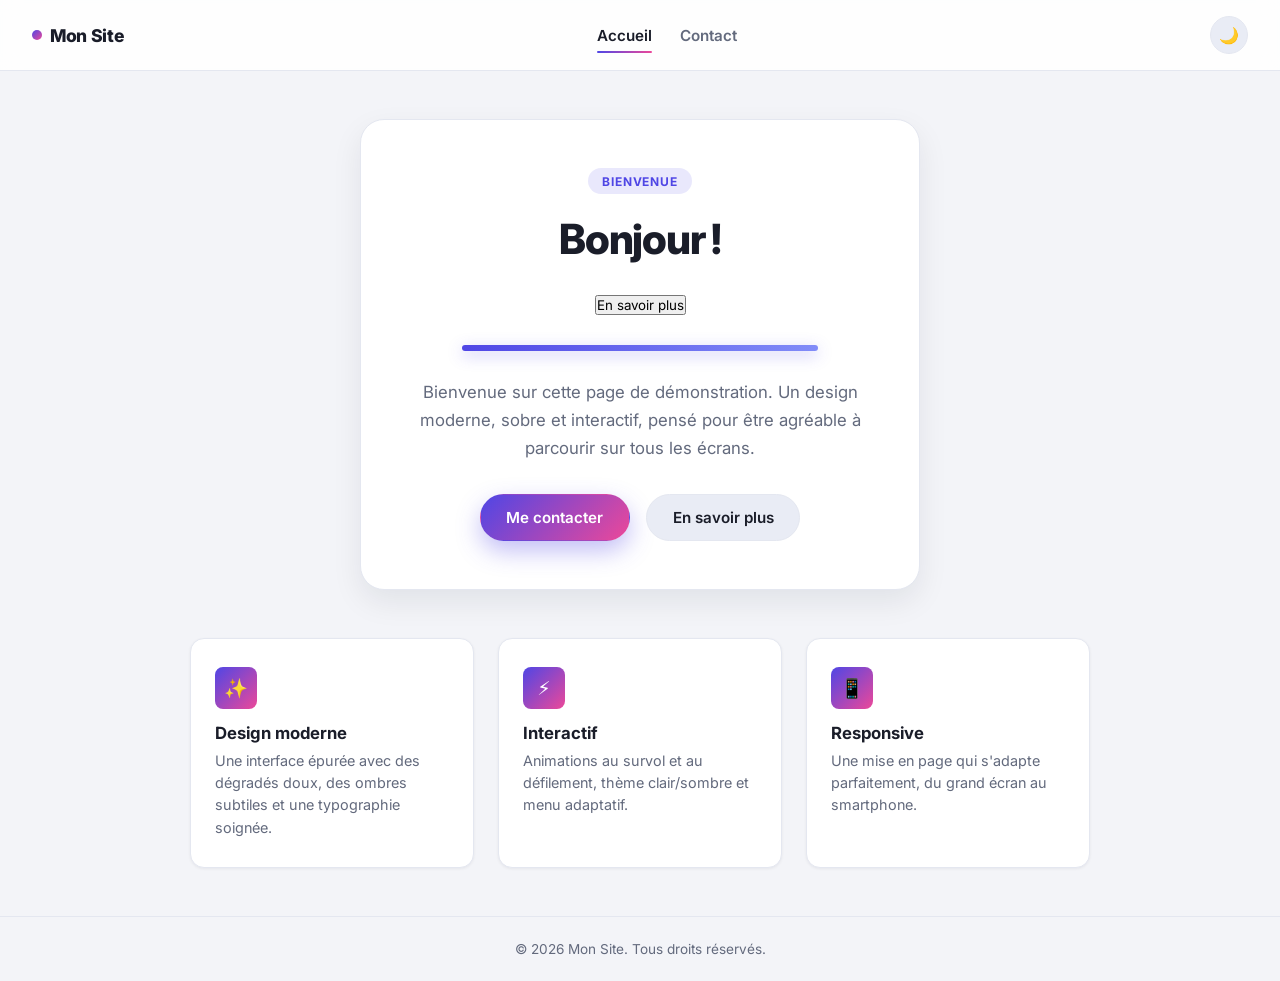
<file: index.html>
<!DOCTYPE html>
<html lang="fr">
<head>
    <meta charset="UTF-8">
    <meta name="viewport" content="width=device-width, initial-scale=1.0">
    <title>Mon Site — Accueil</title>

    <link rel="preconnect" href="https://fonts.googleapis.com">
    <link rel="preconnect" href="https://fonts.gstatic.com" crossorigin>
    <link href="https://fonts.googleapis.com/css2?family=Inter:wght@300;400;600;700;800&display=swap" rel="stylesheet">

    <link rel="stylesheet" href="css/ligne.css">
</head>
<body>

    <nav class="navbar">
        <div class="nav-brand"><span class="dot"></span> Mon Site</div>
        <div class="nav-links">
            <a href="index.html">Accueil</a>
            <a href="contact.html">Contact</a>
        </div>
        <div class="nav-actions">
            <button class="theme-toggle" aria-label="Changer de thème">🌙</button>
            <button class="nav-toggle" aria-label="Ouvrir le menu">☰</button>
        </div>
    </nav>


    <main>
        <div class="card">
            <span class="eyebrow">Bienvenue</span>
            <h1 class="greeting-title">Bonjour !</h1>
<div style="text-align: center; margin: 30px;">
    <button>En savoir plus</button>
</div>


            <div class="ligne-graphique-container">
                <div class="ligne-graphique"></div>
            </div>

            <p class="greeting-subtitle">
                Bienvenue sur cette page de démonstration. Un design moderne, sobre et interactif,
                pensé pour être agréable à parcourir sur tous les écrans.
            </p>

            <div class="cta-group">
                <a href="contact.html" class="btn btn-primary">Me contacter</a>
                <a href="#features" class="btn btn-secondary">En savoir plus</a>
            </div>
        </div>

        <div class="features" id="features">
            <div class="feature-card">
                <div class="feature-icon">✨</div>
                <h3>Design moderne</h3>
                <p>Une interface épurée avec des dégradés doux, des ombres subtiles et une typographie soignée.</p>
            </div>
            <div class="feature-card">
                <div class="feature-icon">⚡</div>
                <h3>Interactif</h3>
                <p>Animations au survol et au défilement, thème clair/sombre et menu adaptatif.</p>
            </div>
            <div class="feature-card">
                <div class="feature-icon">📱</div>
                <h3>Responsive</h3>
                <p>Une mise en page qui s'adapte parfaitement, du grand écran au smartphone.</p>
            </div>
        </div>
    </main>

    <footer>
        &copy; 2026 Mon Site. Tous droits réservés.
    </footer>

    <script src="js/main.js"></script>
</body>
</html>
</file>
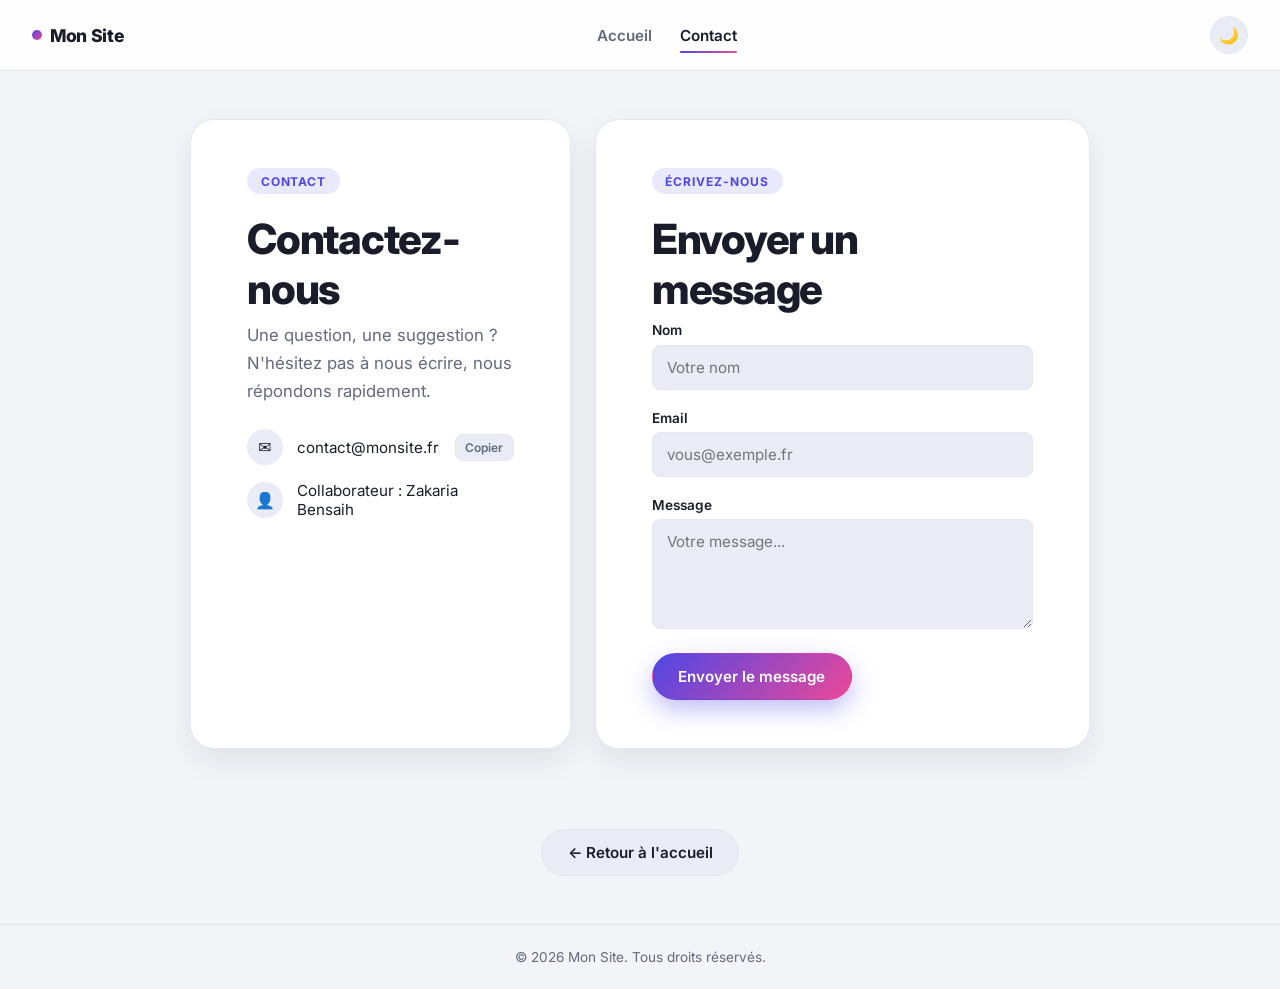
<file: contact.html>
<!DOCTYPE html>
<html lang="fr">
<head>
    <meta charset="UTF-8">
    <meta name="viewport" content="width=device-width, initial-scale=1.0">
    <title>Mon Site — Contact</title>

    <link rel="preconnect" href="https://fonts.googleapis.com">
    <link rel="preconnect" href="https://fonts.gstatic.com" crossorigin>
    <link href="https://fonts.googleapis.com/css2?family=Inter:wght@300;400;600;700;800&display=swap" rel="stylesheet">

    <link rel="stylesheet" href="css/ligne.css">
</head>
<body>

    <nav class="navbar">
        <div class="nav-brand"><span class="dot"></span> Mon Site</div>
        <div class="nav-links">
            <a href="index.html">Accueil</a>
            <a href="contact.html">Contact</a>
        </div>
        <div class="nav-actions">
            <button class="theme-toggle" aria-label="Changer de thème">🌙</button>
            <button class="nav-toggle" aria-label="Ouvrir le menu">☰</button>
        </div>
    </nav>

    <main>
        <div class="contact-grid">
            <div class="card">
                <span class="eyebrow">Contact</span>
                <h1>Contactez-nous</h1>
                <p>Une question, une suggestion ? N'hésitez pas à nous écrire, nous répondons rapidement.</p>

                <ul class="info-list">
                    <li>
                        <span class="info-icon">✉️</span>
                        <span>contact@monsite.fr</span>
                        <button class="copy-btn" data-copy="contact@monsite.fr">Copier</button>
                    </li>
                    <li>
                        <span class="info-icon">👤</span>
                        <span>Collaborateur : Zakaria Bensaih</span>
                    </li>
                </ul>
            </div>

            <div class="card">
                <span class="eyebrow">Écrivez-nous</span>
                <h1>Envoyer un message</h1>

                <form id="contact-form" novalidate>
                    <div class="form-group">
                        <label for="name">Nom</label>
                        <input type="text" id="name" name="name" placeholder="Votre nom" required>
                        <span class="error">Merci d'indiquer votre nom (2 caractères min.).</span>
                    </div>

                    <div class="form-group">
                        <label for="email">Email</label>
                        <input type="email" id="email" name="email" placeholder="vous@exemple.fr" required>
                        <span class="error">Merci de saisir une adresse email valide.</span>
                    </div>

                    <div class="form-group">
                        <label for="message">Message</label>
                        <textarea id="message" name="message" placeholder="Votre message..." required></textarea>
                        <span class="error">Votre message doit contenir au moins 10 caractères.</span>
                    </div>

                    <button type="submit" class="btn btn-primary">Envoyer le message</button>
                    <div id="form-status" class="form-status">✅ Message envoyé avec succès !</div>
                </form>
            </div>
        </div>

        <div class="cta-group">
            <a href="index.html" class="btn btn-secondary">← Retour à l'accueil</a>
        </div>
    </main>

    <footer>
        &copy; 2026 Mon Site. Tous droits réservés.
    </footer>

    <script src="js/main.js"></script>
</body>
</html>
</file>
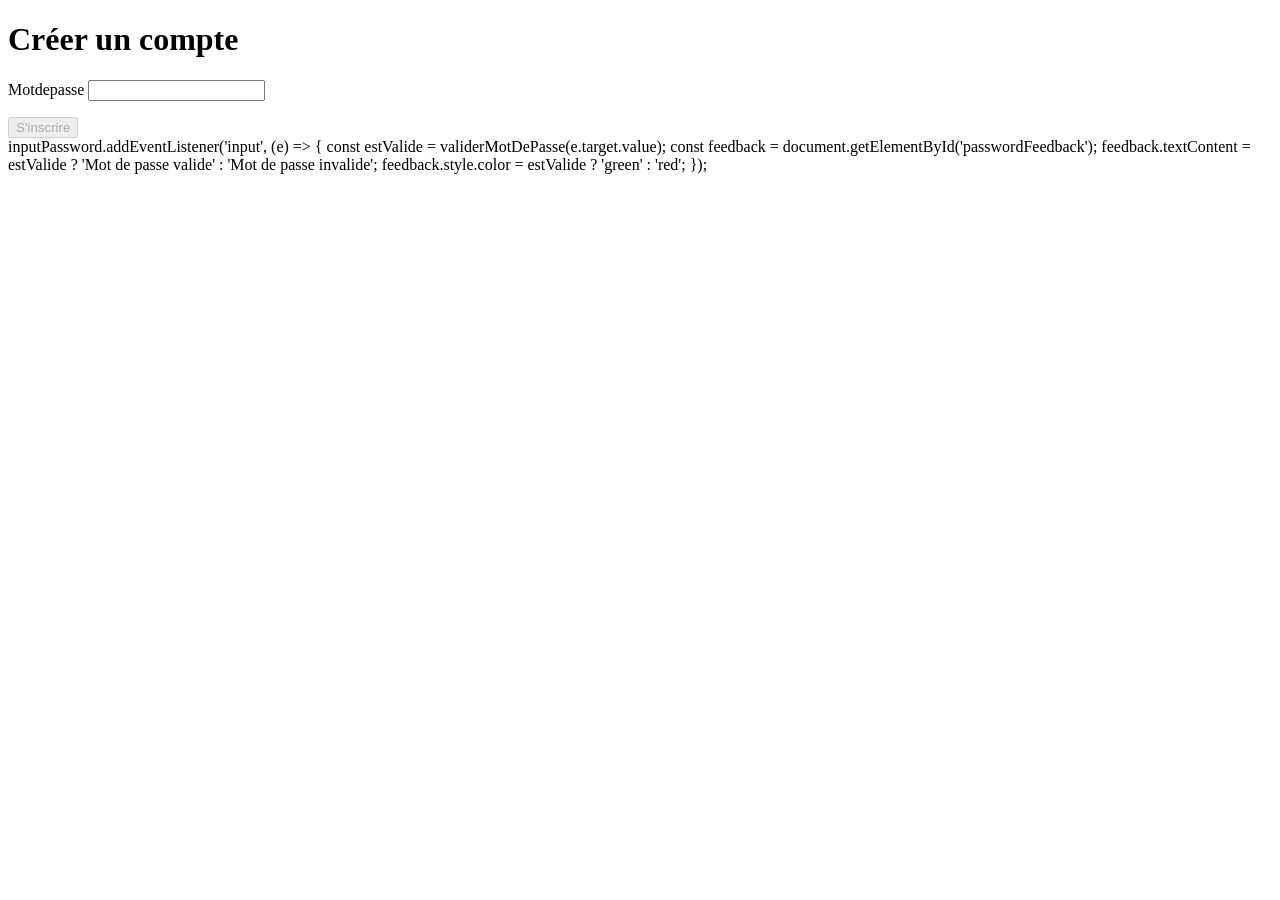
<file: formulaire.html>
<!DOCTYPE html>
<html lang="fr">
<head>
  <meta charset="UTF-8">
  <title>Formulaire</title>
</head>
<body>

  <h1>Créer un compte</h1>

  <form id="monFormulaire">
    <div class="form-group">
      <label for="password">Motdepasse</label>
      <input type="password" id="password" required>
      <p id="passwordFeedback"></p>
    </div>

    <button type="submit" id="submitBtn" disabled>S'inscrire</button>
  </form>

  <script>
    function validerMotDePasse(motDePasse) {
      // au moins 8 caractères, au moins une lettre et au moins un chiffre
      const regex = /^(?=.*[A-Za-z])(?=.*\d)(?=.*[.&#-_]).{8,}$/;
      return regex.test(motDePasse);
    }

    const inputPassword = document.getElementById('password');

    inputPassword.addEventListener('input', (e) => {
      const estValide = validerMotDePasse(e.target.value);
    });
  </script>

</body>
</html>
inputPassword.addEventListener('input', (e) => {
  const estValide = validerMotDePasse(e.target.value);
  const feedback = document.getElementById('passwordFeedback');

  feedback.textContent = estValide
    ? 'Mot de passe valide'
    : 'Mot de passe invalide';

  feedback.style.color = estValide ? 'green' : 'red';
});
</file>
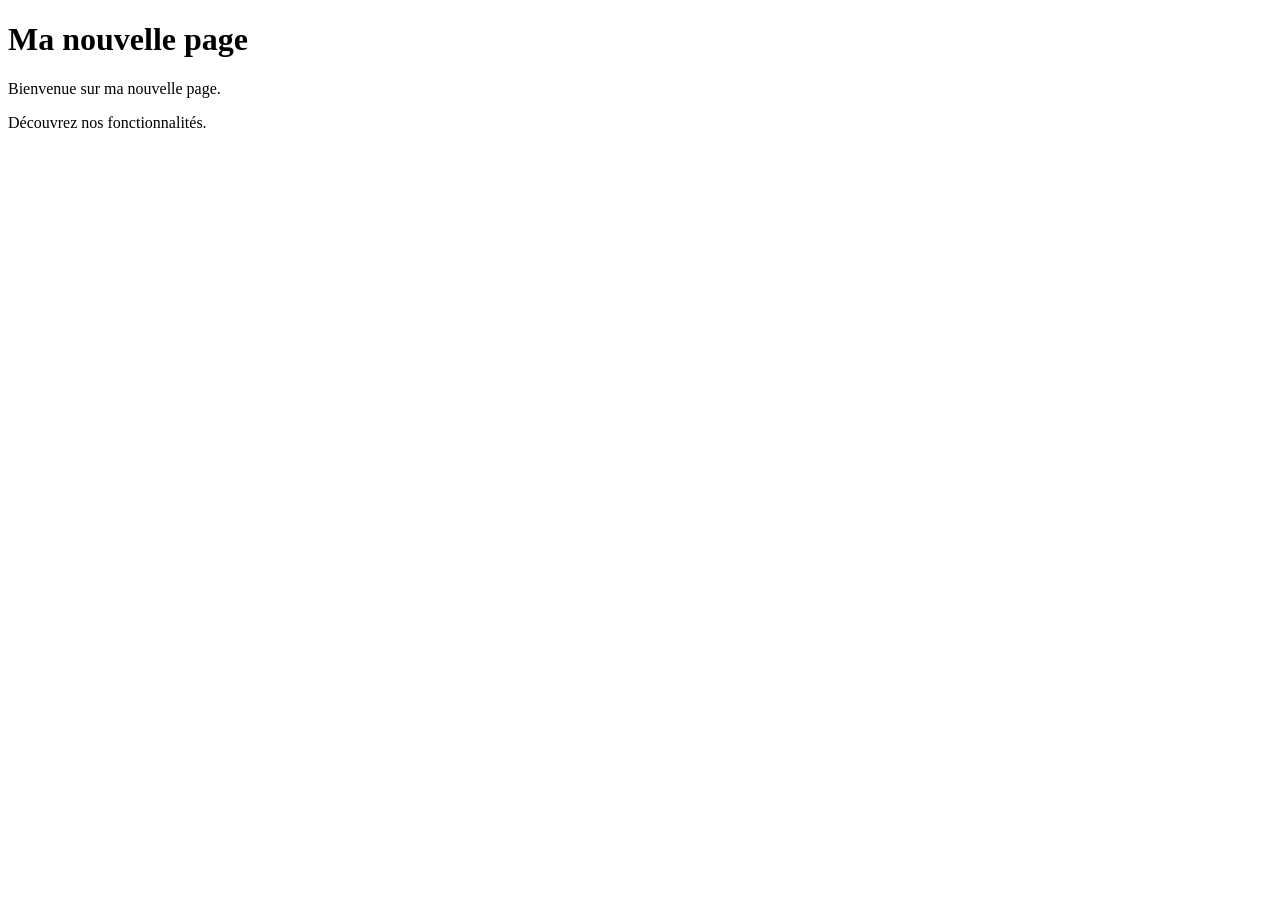
<file: nouvelle-page.html>
<!DOCTYPE html>
<html>
<head>
    <title>Nouvelle page</title>
</head>
<body>
    <h1>Ma nouvelle page</h1>
    <p>Bienvenue sur ma nouvelle page.</p>
    <p>Découvrez nos fonctionnalités.</p>
</body>
</html>
</file>
<file: css/ligne.css>
/* =========================================================
   Design system - variables
   ========================================================= */
:root {
    --bg: #f3f4f8;
    --bg-alt: #e9ecf5;
    --card-bg: #ffffff;
    --text-main: #1a1d29;
    --text-muted: #636a7d;
    --border: #e4e7f0;

    --primary: #4f46e5;
    --primary-light: #818cf8;
    --accent: #ec4899;
    --success: #16a34a;
    --danger: #dc2626;

    --radius-lg: 24px;
    --radius-md: 14px;
    --radius-sm: 8px;

    --shadow-sm: 0 1px 3px rgba(17, 20, 34, 0.06);
    --shadow-md: 0 12px 30px rgba(17, 20, 34, 0.08);
    --shadow-lg: 0 25px 50px rgba(17, 20, 34, 0.12);

    color-scheme: light;
}

:root[data-theme="dark"] {
    --bg: #0f1117;
    --bg-alt: #161925;
    --card-bg: #1a1d29;
    --text-main: #eef0f6;
    --text-muted: #9aa1b4;
    --border: #2a2e3f;

    --shadow-sm: 0 1px 3px rgba(0, 0, 0, 0.4);
    --shadow-md: 0 12px 30px rgba(0, 0, 0, 0.45);
    --shadow-lg: 0 25px 50px rgba(0, 0, 0, 0.55);

    color-scheme: dark;
}

/* =========================================================
   Reset & base
   ========================================================= */
* {
    margin: 0;
    padding: 0;
    box-sizing: border-box;
}

html {
    scroll-behavior: smooth;
}

body {
    font-family: 'Inter', system-ui, sans-serif;
    background: var(--bg);
    color: var(--text-main);
    min-height: 100vh;
    display: flex;
    flex-direction: column;
    transition: background-color 0.3s ease, color 0.3s ease;
}

a {
    color: inherit;
    text-decoration: none;
}

button {
    font-family: inherit;
}

/* =========================================================
   Navigation
   ========================================================= */
.navbar {
    position: sticky;
    top: 0;
    z-index: 100;
    display: flex;
    align-items: center;
    justify-content: space-between;
    padding: 1rem 2rem;
    background: color-mix(in srgb, var(--card-bg) 85%, transparent);
    backdrop-filter: blur(10px);
    border-bottom: 1px solid var(--border);
}

.nav-brand {
    display: flex;
    align-items: center;
    gap: 0.5rem;
    font-weight: 800;
    font-size: 1.1rem;
    letter-spacing: -0.02em;
}

.nav-brand .dot {
    width: 10px;
    height: 10px;
    border-radius: 50%;
    background: linear-gradient(135deg, var(--primary), var(--accent));
}

.nav-links {
    display: flex;
    align-items: center;
    gap: 1.75rem;
}

.nav-links a {
    position: relative;
    font-weight: 600;
    font-size: 0.95rem;
    color: var(--text-muted);
    padding: 0.25rem 0;
    transition: color 0.2s ease;
}

.nav-links a::after {
    content: "";
    position: absolute;
    left: 0;
    bottom: -4px;
    width: 0;
    height: 2px;
    border-radius: 2px;
    background: linear-gradient(90deg, var(--primary), var(--accent));
    transition: width 0.25s ease;
}

.nav-links a:hover,
.nav-links a.active {
    color: var(--text-main);
}

.nav-links a:hover::after,
.nav-links a.active::after {
    width: 100%;
}

.nav-actions {
    display: flex;
    align-items: center;
    gap: 0.75rem;
}

.theme-toggle {
    display: flex;
    align-items: center;
    justify-content: center;
    width: 38px;
    height: 38px;
    border-radius: 50%;
    border: 1px solid var(--border);
    background: var(--bg-alt);
    color: var(--text-main);
    cursor: pointer;
    font-size: 1rem;
    transition: transform 0.2s ease, background 0.2s ease;
}

.theme-toggle:hover {
    transform: rotate(15deg) scale(1.05);
}

.nav-toggle {
    display: none;
    width: 38px;
    height: 38px;
    border-radius: var(--radius-sm);
    border: 1px solid var(--border);
    background: var(--bg-alt);
    cursor: pointer;
    align-items: center;
    justify-content: center;
    font-size: 1.1rem;
    color: var(--text-main);
}

/* =========================================================
   Layout / main
   ========================================================= */
main {
    flex: 1;
    display: flex;
    flex-direction: column;
    align-items: center;
    padding: 3rem 1.5rem;
    gap: 3rem;
}

.card {
    background: var(--card-bg);
    padding: 3rem 3.5rem;
    border-radius: var(--radius-lg);
    box-shadow: var(--shadow-md);
    text-align: center;
    max-width: 560px;
    width: 100%;
    border: 1px solid var(--border);
    transition: transform 0.3s ease, box-shadow 0.3s ease, background-color 0.3s ease;
}

.card:hover {
    transform: translateY(-4px);
    box-shadow: var(--shadow-lg);
}

.eyebrow {
    display: inline-block;
    font-size: 0.75rem;
    font-weight: 700;
    letter-spacing: 0.08em;
    text-transform: uppercase;
    color: var(--primary);
    background: color-mix(in srgb, var(--primary) 12%, transparent);
    padding: 0.35rem 0.85rem;
    border-radius: 999px;
    margin-bottom: 1.25rem;
}

.greeting-title,
.card h1 {
    font-size: 2.6rem;
    font-weight: 800;
    letter-spacing: -0.03em;
    margin-bottom: 0.5rem;
    color: var(--text-main);
}

.greeting-subtitle,
.card p {
    font-size: 1.05rem;
    font-weight: 400;
    color: var(--text-muted);
    line-height: 1.65;
}

/* =========================================================
   Animated gradient line
   ========================================================= */
.ligne-graphique-container {
    width: 100%;
    display: flex;
    justify-content: center;
    margin: 1.75rem 0;
}

.ligne-graphique {
    height: 6px;
    width: 0;
    background: linear-gradient(90deg, var(--primary), var(--primary-light), var(--accent));
    background-size: 200% 200%;
    border-radius: 10px;
    box-shadow: 0 4px 15px rgba(79, 70, 229, 0.35);
    animation:
        expandWidth 1.2s cubic-bezier(0.25, 1, 0.5, 1) forwards,
        gradientShift 4s ease infinite;
}

@keyframes expandWidth {
    0% { width: 0; opacity: 0; }
    100% { width: 80%; opacity: 1; }
}

@keyframes gradientShift {
    0% { background-position: 0% 50%; }
    50% { background-position: 100% 50%; }
    100% { background-position: 0% 50%; }
}

/* =========================================================
   CTA buttons
   ========================================================= */
.cta-group {
    display: flex;
    justify-content: center;
    gap: 1rem;
    margin-top: 2rem;
    flex-wrap: wrap;
}

.btn {
    display: inline-flex;
    align-items: center;
    gap: 0.5rem;
    padding: 0.8rem 1.6rem;
    border-radius: 999px;
    font-weight: 600;
    font-size: 0.95rem;
    border: 1px solid transparent;
    cursor: pointer;
    transition: transform 0.2s ease, box-shadow 0.2s ease, background 0.2s ease;
}

.btn-primary {
    background: linear-gradient(135deg, var(--primary), var(--accent));
    color: #fff;
    box-shadow: 0 10px 25px rgba(79, 70, 229, 0.35);
}

.btn-primary:hover {
    transform: translateY(-2px);
    box-shadow: 0 14px 30px rgba(79, 70, 229, 0.45);
}

.btn-secondary {
    background: var(--bg-alt);
    color: var(--text-main);
    border-color: var(--border);
}

.btn-secondary:hover {
    transform: translateY(-2px);
    border-color: var(--primary-light);
}

/* =========================================================
   Feature grid (index page)
   ========================================================= */
.features {
    display: grid;
    grid-template-columns: repeat(3, 1fr);
    gap: 1.5rem;
    max-width: 900px;
    width: 100%;
}

.feature-card {
    background: var(--card-bg);
    border: 1px solid var(--border);
    border-radius: var(--radius-md);
    padding: 1.75rem 1.5rem;
    text-align: left;
    box-shadow: var(--shadow-sm);
    opacity: 0;
    transform: translateY(16px);
    transition: opacity 0.6s ease, transform 0.6s ease, box-shadow 0.25s ease, border-color 0.25s ease;
}

.feature-card.visible {
    opacity: 1;
    transform: translateY(0);
}

.feature-card:hover {
    box-shadow: var(--shadow-md);
    border-color: var(--primary-light);
}

.feature-icon {
    width: 42px;
    height: 42px;
    display: flex;
    align-items: center;
    justify-content: center;
    border-radius: var(--radius-sm);
    background: linear-gradient(135deg, var(--primary), var(--accent));
    color: #fff;
    font-size: 1.2rem;
    margin-bottom: 0.9rem;
}

.feature-card h3 {
    font-size: 1.05rem;
    font-weight: 700;
    margin-bottom: 0.4rem;
}

.feature-card p {
    font-size: 0.9rem;
    color: var(--text-muted);
    line-height: 1.55;
}

/* =========================================================
   Contact page
   ========================================================= */
.contact-grid {
    display: grid;
    grid-template-columns: 1fr 1.3fr;
    gap: 1.5rem;
    max-width: 900px;
    width: 100%;
    text-align: left;
    align-items: stretch;
}

.contact-grid .card {
    max-width: none;
    text-align: left;
}

.info-list {
    list-style: none;
    margin-top: 1.5rem;
    display: flex;
    flex-direction: column;
    gap: 1rem;
}

.info-list li {
    display: flex;
    align-items: center;
    gap: 0.85rem;
    font-size: 0.95rem;
    color: var(--text-main);
}

.info-icon {
    width: 36px;
    height: 36px;
    flex-shrink: 0;
    display: flex;
    align-items: center;
    justify-content: center;
    border-radius: 50%;
    background: var(--bg-alt);
    font-size: 1rem;
}

.copy-btn {
    margin-left: auto;
    border: 1px solid var(--border);
    background: var(--bg-alt);
    color: var(--text-muted);
    border-radius: var(--radius-sm);
    padding: 0.3rem 0.6rem;
    font-size: 0.75rem;
    font-weight: 600;
    cursor: pointer;
    transition: color 0.2s ease, border-color 0.2s ease;
}

.copy-btn:hover {
    color: var(--primary);
    border-color: var(--primary-light);
}

.form-group {
    margin-bottom: 1.25rem;
    text-align: left;
}

.form-group label {
    display: block;
    font-size: 0.85rem;
    font-weight: 600;
    margin-bottom: 0.4rem;
    color: var(--text-main);
}

.form-group input,
.form-group textarea {
    width: 100%;
    padding: 0.75rem 0.9rem;
    border-radius: var(--radius-sm);
    border: 1px solid var(--border);
    background: var(--bg-alt);
    color: var(--text-main);
    font-family: inherit;
    font-size: 0.95rem;
    transition: border-color 0.2s ease, box-shadow 0.2s ease;
}

.form-group textarea {
    resize: vertical;
    min-height: 110px;
}

.form-group input:focus,
.form-group textarea:focus {
    outline: none;
    border-color: var(--primary);
    box-shadow: 0 0 0 3px color-mix(in srgb, var(--primary) 20%, transparent);
}

.form-group .error {
    display: none;
    color: var(--danger);
    font-size: 0.78rem;
    margin-top: 0.35rem;
}

.form-group.invalid input,
.form-group.invalid textarea {
    border-color: var(--danger);
}

.form-group.invalid .error {
    display: block;
}

.form-status {
    display: none;
    align-items: center;
    gap: 0.5rem;
    margin-top: 1rem;
    padding: 0.75rem 1rem;
    border-radius: var(--radius-sm);
    background: color-mix(in srgb, var(--success) 12%, transparent);
    color: var(--success);
    font-size: 0.9rem;
    font-weight: 600;
}

.form-status.visible {
    display: flex;
}

/* =========================================================
   Footer
   ========================================================= */
footer {
    text-align: center;
    font-size: 0.85rem;
    color: var(--text-muted);
    padding: 1.5rem;
    border-top: 1px solid var(--border);
}

/* =========================================================
   Responsive
   ========================================================= */
@media (max-width: 760px) {
    .features,
    .contact-grid {
        grid-template-columns: 1fr;
    }

    .nav-links {
        position: absolute;
        top: 100%;
        left: 0;
        right: 0;
        flex-direction: column;
        align-items: flex-start;
        gap: 1rem;
        background: var(--card-bg);
        border-bottom: 1px solid var(--border);
        padding: 1.25rem 2rem;
        max-height: 0;
        overflow: hidden;
        transition: max-height 0.3s ease, padding 0.3s ease;
    }

    .nav-links.open {
        max-height: 300px;
        padding: 1.25rem 2rem;
    }

    .nav-toggle {
        display: flex;
    }
}

@media (max-width: 600px) {
    .card {
        padding: 2.25rem 1.5rem;
    }

    .greeting-title,
    .card h1 {
        font-size: 2rem;
    }

    .ligne-graphique {
        animation:
            expandWidthMobile 1.2s cubic-bezier(0.25, 1, 0.5, 1) forwards,
            gradientShift 4s ease infinite;
    }
}

@keyframes expandWidthMobile {
    0% { width: 0; opacity: 0; }
    100% { width: 100%; opacity: 1; }
}
</file>
